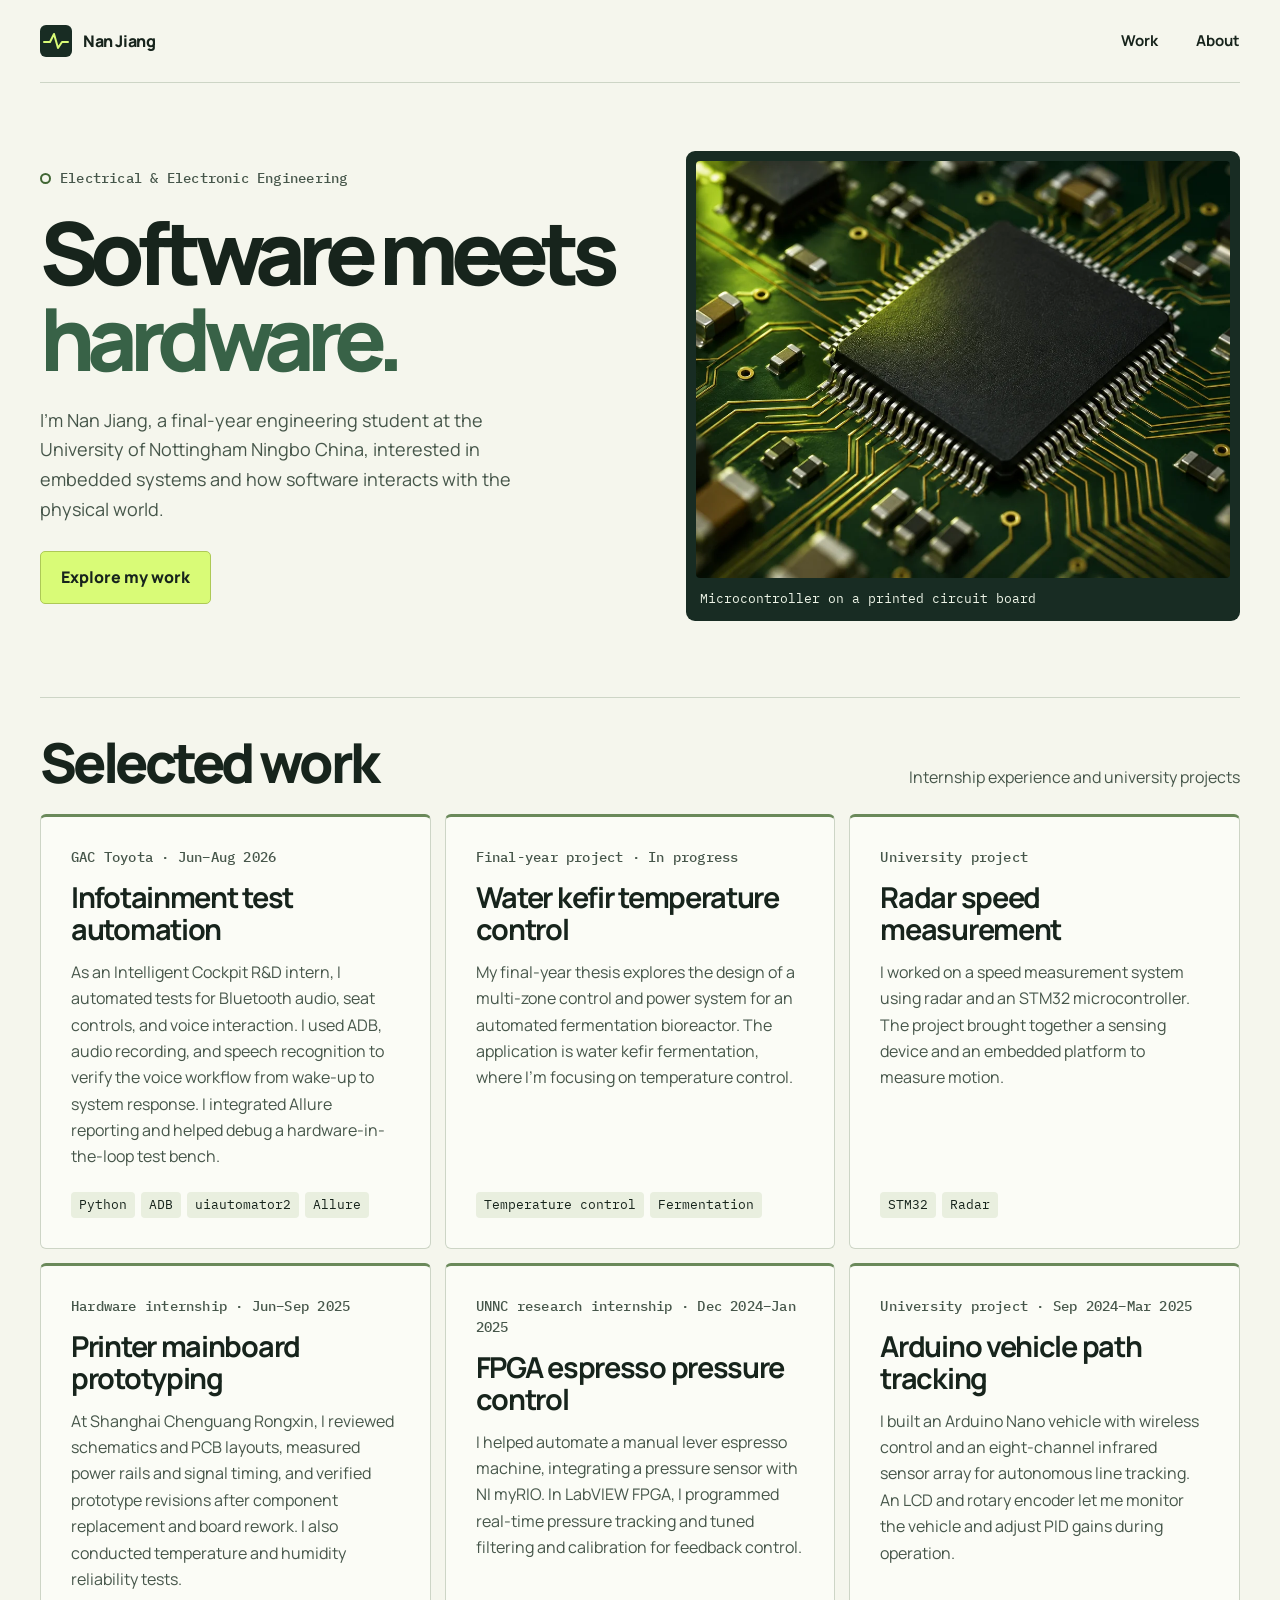
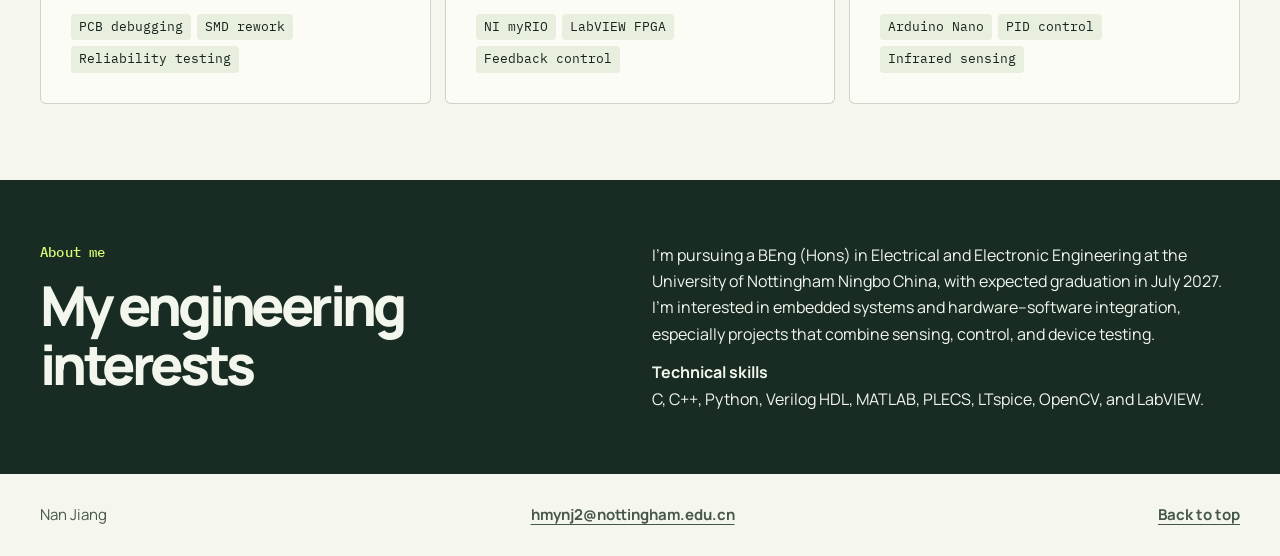
<file: index.html>
<!doctype html>
<html lang="en">
<head>
<meta charset="utf-8">
<meta name="viewport" content="width=device-width, initial-scale=1">
<meta name="description" content="Portfolio of Nan Jiang, a final-year Electrical and Electronic Engineering student at the University of Nottingham Ningbo China.">
<meta name="theme-color" content="#f5f6ed">
<title>Nan Jiang | Electrical &amp; Electronic Engineering</title>
<link rel="icon" href="./mark.svg" type="image/svg+xml">
<link rel="stylesheet" href="./styles.css">
</head>
<body id="top">
<a class="skip" href="#main">Skip to content</a>
<header class="site-header wrap">
  <a class="brand" href="#top"><img src="./mark.svg" alt="" width="32" height="32"> Nan Jiang</a>
  <nav aria-label="Main navigation"><a href="#work">Work</a><a href="#about">About</a></nav>
</header>
<main id="main">
  <section class="hero wrap" aria-labelledby="hero-title">
    <div class="hero-copy">
      <p class="eyebrow"><span class="signal"></span> Electrical &amp; Electronic Engineering</p>
      <h1 id="hero-title">Software meets <em>hardware.</em></h1>
      <p class="intro">I’m Nan Jiang, a final-year engineering student at the University of Nottingham Ningbo China, interested in embedded systems and how software interacts with the physical world.</p>
      <a class="button" href="#work">Explore my work</a>
    </div>
    <figure class="hero-visual">
      <img src="./circuit.webp" alt="Illustrative close-up of a microcontroller and traces on a printed circuit board" fetchpriority="high">
      <figcaption>Microcontroller on a printed circuit board</figcaption>
    </figure>
  </section>
  <section id="work" class="work wrap" aria-labelledby="work-title">
    <div class="section-heading"><h2 id="work-title">Selected work</h2><p>Internship experience and university projects</p></div>
    <div class="projects">
      <article class="project">
        <p class="eyebrow">GAC Toyota · Jun–Aug 2026</p>
        <h3>Infotainment test automation</h3>
        <p>As an Intelligent Cockpit R&amp;D intern, I automated tests for Bluetooth audio, seat controls, and voice interaction. I used ADB, audio recording, and speech recognition to verify the voice workflow from wake-up to system response. I integrated Allure reporting and helped debug a hardware-in-the-loop test bench.</p>
        <ul class="tags" aria-label="Technologies"><li>Python</li><li>ADB</li><li>uiautomator2</li><li>Allure</li></ul>
      </article>
      <article class="project">
        <p class="eyebrow">Final-year project · In progress</p>
        <h3>Water kefir temperature control</h3>
        <p>My final-year thesis explores the design of a multi-zone control and power system for an automated fermentation bioreactor. The application is water kefir fermentation, where I’m focusing on temperature control.</p>
        <ul class="tags" aria-label="Topics"><li>Temperature control</li><li>Fermentation</li></ul>
      </article>
      <article class="project">
        <p class="eyebrow">University project</p>
        <h3>Radar speed measurement</h3>
        <p>I worked on a speed measurement system using radar and an STM32 microcontroller. The project brought together a sensing device and an embedded platform to measure motion.</p>
        <ul class="tags" aria-label="Technologies"><li>STM32</li><li>Radar</li></ul>
      </article>
      <article class="project">
        <p class="eyebrow">Hardware internship · Jun–Sep 2025</p>
        <h3>Printer mainboard prototyping</h3>
        <p>At Shanghai Chenguang Rongxin, I reviewed schematics and PCB layouts, measured power rails and signal timing, and verified prototype revisions after component replacement and board rework. I also conducted temperature and humidity reliability tests.</p>
        <ul class="tags" aria-label="Topics"><li>PCB debugging</li><li>SMD rework</li><li>Reliability testing</li></ul>
      </article>
      <article class="project">
        <p class="eyebrow">UNNC research internship · Dec 2024–Jan 2025</p>
        <h3>FPGA espresso pressure control</h3>
        <p>I helped automate a manual lever espresso machine, integrating a pressure sensor with NI myRIO. In LabVIEW FPGA, I programmed real-time pressure tracking and tuned filtering and calibration for feedback control.</p>
        <ul class="tags" aria-label="Technologies"><li>NI myRIO</li><li>LabVIEW FPGA</li><li>Feedback control</li></ul>
      </article>
      <article class="project">
        <p class="eyebrow">University project · Sep 2024–Mar 2025</p>
        <h3>Arduino vehicle path tracking</h3>
        <p>I built an Arduino Nano vehicle with wireless control and an eight-channel infrared sensor array for autonomous line tracking. An LCD and rotary encoder let me monitor the vehicle and adjust PID gains during operation.</p>
        <ul class="tags" aria-label="Technologies"><li>Arduino Nano</li><li>PID control</li><li>Infrared sensing</li></ul>
      </article>
    </div>
  </section>
  <section id="about" class="about" aria-labelledby="about-title">
    <div class="wrap about-inner">
      <div><p class="eyebrow">About me</p><h2 id="about-title">My engineering interests</h2></div>
      <div><p>I’m pursuing a BEng (Hons) in Electrical and Electronic Engineering at the University of Nottingham Ningbo China, with expected graduation in July 2027. I’m interested in embedded systems and hardware–software integration, especially projects that combine sensing, control, and device testing.</p><p><strong>Technical skills</strong><br>C, C++, Python, Verilog HDL, MATLAB, PLECS, LTspice, OpenCV, and LabVIEW.</p></div>
    </div>
  </section>
</main>
<footer class="wrap footer"><span>Nan Jiang</span><a href="mailto:hmynj2@nottingham.edu.cn">hmynj2@nottingham.edu.cn</a><a href="#top">Back to top</a></footer>
</body>
</html>
</file>
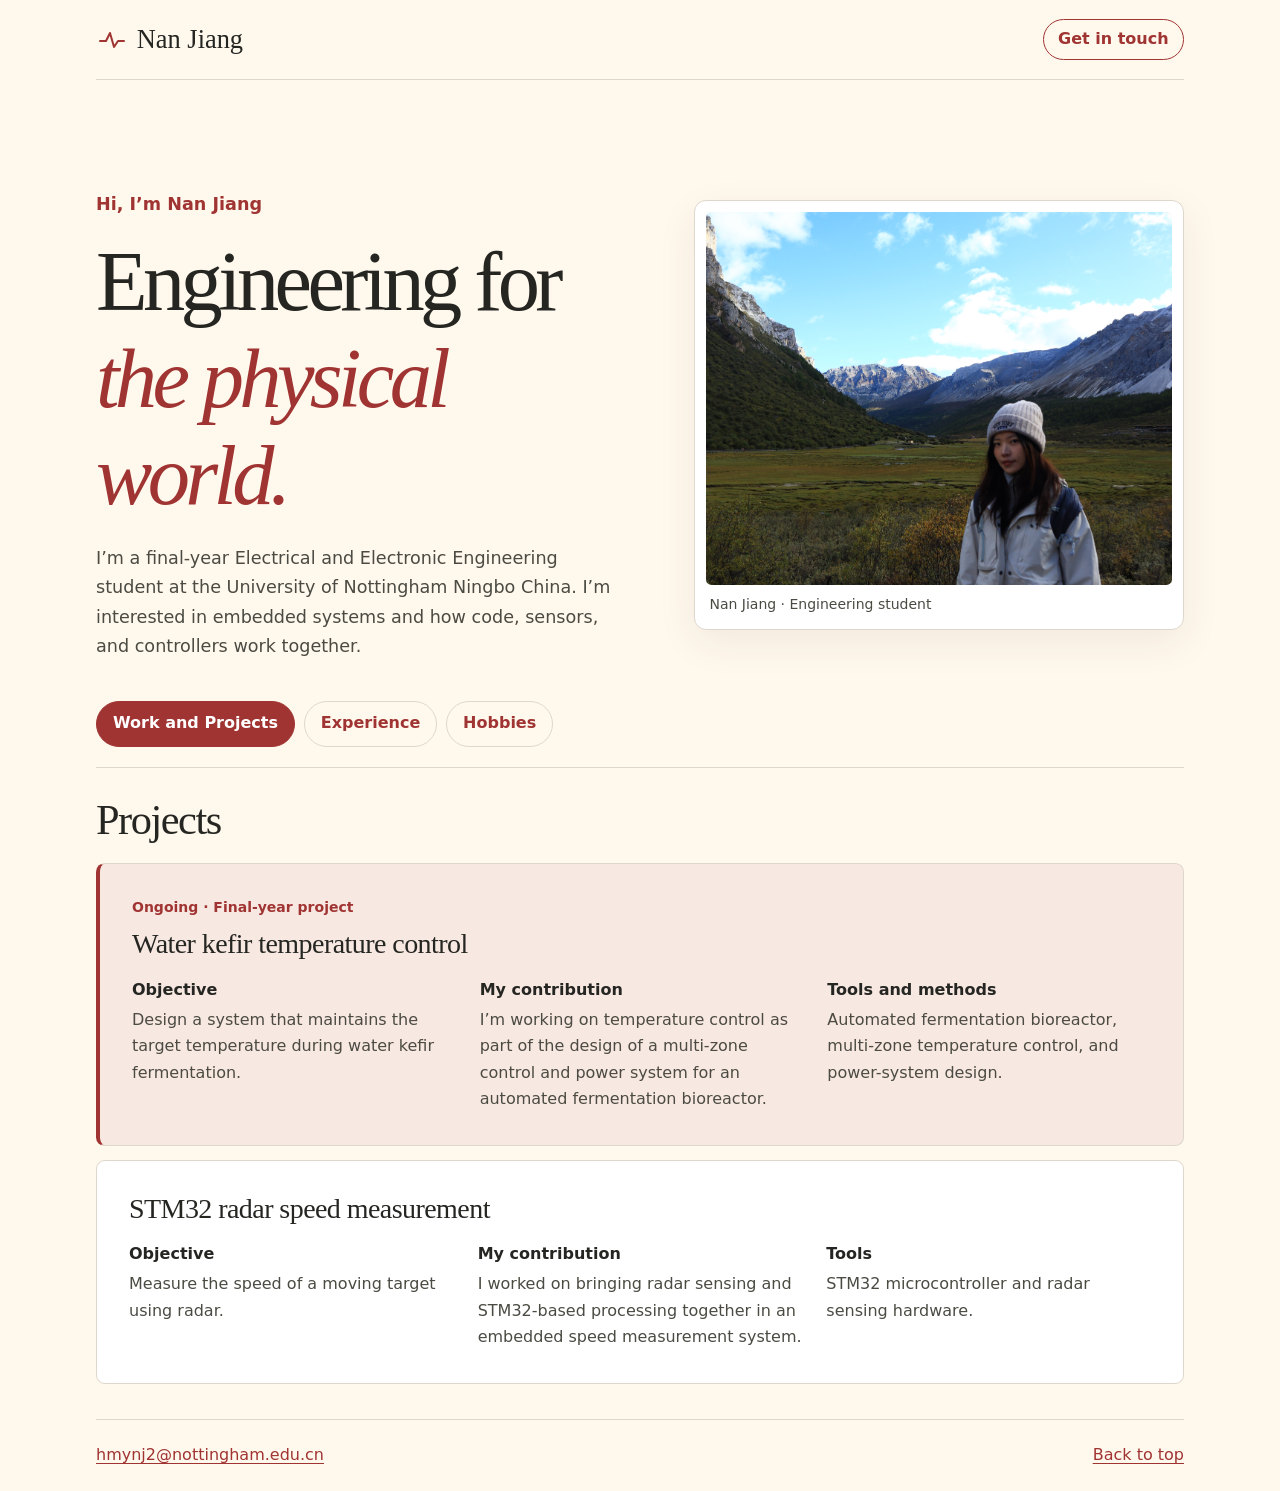
<file: me-designed-page.html>
<!doctype html>
<html lang="en">
<head>
  <meta charset="utf-8">
  <meta name="viewport" content="width=device-width, initial-scale=1">
  <meta name="description" content="Nan Jiang’s portfolio of embedded systems projects and engineering experience.">
  <title>Nan Jiang | Engineering Portfolio · Version 2</title>
  <link rel="icon" href="./me-designed-mark.svg" type="image/svg+xml">
  <link rel="stylesheet" href="./me-designed-styles.css">
</head>
<body id="top">
  <a class="skip" href="#main">Skip to content</a>
  <header class="container topbar">
    <a class="name" href="#top"><img src="./me-designed-mark.svg" alt="" width="32" height="32"> Nan Jiang</a>
    <a class="contact" href="mailto:hmynj2@nottingham.edu.cn">Get in touch</a>
  </header>
  <main id="main" class="container">
    <section class="intro" aria-labelledby="intro-heading">
      <div>
        <p class="kicker">Hi, I’m Nan Jiang</p>
        <h1 id="intro-heading">Engineering for <em>the physical world.</em></h1>
        <p>I’m a final-year Electrical and Electronic Engineering student at the University of Nottingham Ningbo China. I’m interested in embedded systems and how code, sensors, and controllers work together.</p>
      </div>
      <figure class="portrait">
        <img src="./nan-jiang-photo.jpg" alt="Nan Jiang standing in a mountain valley">
        <figcaption>Nan Jiang · Engineering student</figcaption>
      </figure>
    </section>
    <nav class="section-nav" aria-label="Explore my portfolio">
      <a href="#projects">Work and Projects</a>
      <a href="#experience">Experience</a>
      <a href="#hobbies">Hobbies</a>
    </nav>
    <section id="projects" class="section" aria-labelledby="projects-heading">
      <h2 id="projects-heading">Projects</h2>
      <article class="project featured">
        <p class="status">Ongoing · Final-year project</p>
        <h3>Water kefir temperature control</h3>
        <dl>
          <div><dt>Objective</dt><dd>Design a system that maintains the target temperature during water kefir fermentation.</dd></div>
          <div><dt>My contribution</dt><dd>I’m working on temperature control as part of the design of a multi-zone control and power system for an automated fermentation bioreactor.</dd></div>
          <div><dt>Tools and methods</dt><dd>Automated fermentation bioreactor, multi-zone temperature control, and power-system design.</dd></div>
        </dl>
      </article>
      <article class="project">
        <h3>STM32 radar speed measurement</h3>
        <dl>
          <div><dt>Objective</dt><dd>Measure the speed of a moving target using radar.</dd></div>
          <div><dt>My contribution</dt><dd>I worked on bringing radar sensing and STM32-based processing together in an embedded speed measurement system.</dd></div>
          <div><dt>Tools</dt><dd>STM32 microcontroller and radar sensing hardware.</dd></div>
        </dl>
      </article>
    </section>
      <section id="experience" class="section" aria-labelledby="experience-heading">
        <h2 id="experience-heading">Experience</h2>
        <p class="meta">GAC Toyota · June–August 2026</p>
        <h3>Intelligent Cockpit R&amp;D Intern</h3>
        <p>I used Python and Android Debug Bridge (ADB) to automate in-vehicle infotainment tests for Bluetooth audio, seat controls, and voice interaction.</p>
        <p>For voice interaction, I used audio recording and speech recognition to verify the sequence from wake-up to system response. I also integrated Allure reporting and helped debug a hardware-in-the-loop test bench.</p>
      </section>
      <section id="skills" class="section experience-skills" aria-labelledby="skills-heading">
        <h2 id="skills-heading">Skills</h2>
        <dl class="skills">
          <div><dt>Programming</dt><dd>C, C++, Python, Verilog HDL</dd></div>
          <div><dt>Embedded Platforms</dt><dd>STM32, Arduino Nano, NI myRIO</dd></div>
          <div><dt>Engineering Tools</dt><dd>MATLAB, PLECS, LTspice, OpenCV, LabVIEW, ADB, Allure</dd></div>
        </dl>
      </section>
    <section id="hobbies" class="section" aria-labelledby="hobbies-heading">
      <h2 id="hobbies-heading">Hobbies</h2>
      <div class="hobby-grid">
        <article class="hobby-card">
          <img src="./hiking.webp" alt="A hiking trail through a green mountain valley" width="840" height="525" loading="lazy">
          <div><h3>Hiking</h3><p>I enjoy spending time outdoors and exploring mountain trails.</p></div>
        </article>
        <article class="hobby-card">
          <img src="./video-games.webp" alt="A game controller resting on a desk" width="840" height="525" loading="lazy">
          <div><h3>Video Games</h3><p>I enjoy playing video games in my free time.</p></div>
        </article>
      </div>
    </section>
  </main>
  <footer class="container footer">
    <a href="mailto:hmynj2@nottingham.edu.cn">hmynj2@nottingham.edu.cn</a>
    <a href="#top">Back to top</a>
  </footer>
  <script src="./me-designed-page.js" defer></script>
</body>
</html>
</file>
<file: styles.css>
@import url('https://fonts.googleapis.com/css2?family=IBM+Plex+Mono:wght@400;500&family=Manrope:wght@400;500;600;700;800&display=swap');

:root {
  color-scheme: light;
  --paper: #f5f6ed;
  --ink: #17241c;
  --muted: #46564a;
  --line: #cdd5c6;
  --dark: #182c23;
  --lime: #d9fb77;
  --mono: "IBM Plex Mono", ui-monospace, monospace;
  font-family: Manrope, system-ui, sans-serif;
  color: var(--ink);
  background: var(--paper);
}
*, *::before, *::after { box-sizing: border-box; }
body { margin: 0; line-height: 1.65; }
a { color: inherit; text-underline-offset: .25em; }
a:focus-visible { outline: 2px solid currentColor; outline-offset: 5px; }
img { display: block; max-width: 100%; }
h1, h2, h3, p, figure { margin: 0; }
.wrap { width: min(1200px, calc(100% - 80px)); margin-inline: auto; }
.skip { position: absolute; left: 12px; top: 12px; z-index: 2; padding: 8px 16px; background: white; transform: translateY(-160%); }
.skip:focus { transform: none; }
.site-header, .footer { display: flex; align-items: center; justify-content: space-between; gap: 24px; }
.site-header { min-height: 83px; border-bottom: 1px solid var(--line); }
.brand { display: inline-flex; align-items: center; gap: 11px; font-weight: 800; text-decoration: none; letter-spacing: -.025em; }
nav { display: flex; gap: clamp(16px, 3vw, 40px); }
nav a, .footer a { font-size: .9375rem; font-weight: 700; }
nav a { text-decoration: none; }
nav a:hover { text-decoration: underline; }
.hero { display: grid; grid-template-columns: 1.05fr 1fr; align-items: center; gap: clamp(28px, 5vw, 76px); padding-block: 68px 76px; }
.eyebrow { font: 500 .875rem/1.5 var(--mono); letter-spacing: .015em; color: var(--muted); }
.hero .eyebrow { display: flex; gap: 9px; align-items: center; }
.signal { width: 11px; height: 11px; flex: 0 0 11px; border: 2px solid #416634; border-radius: 50%; }
h1 { font-size: clamp(3.35rem, 6.8vw, 6.4rem); font-weight: 800; line-height: .99; letter-spacing: -.09em; margin-block: 20px 24px; }
h1 em { display: block; color: #386247; font-style: normal; }
.intro { color: var(--muted); font-size: 1.125rem; max-width: 45ch; }
.button { display: inline-block; margin-top: 27px; padding: 12px 20px; border-radius: 5px; background: var(--lime); border: 1px solid #adc956; font-weight: 800; text-decoration: none; }
.button:hover { background: #c7eb5d; }
.hero-visual { padding: 10px; background: var(--dark); border-radius: 9px; color: #edf4e7; }
.hero-visual img { width: 100%; aspect-ratio: 1.28; object-fit: cover; border-radius: 4px; background: #233b29; }
.hero-visual figcaption { font: 400 .8125rem/1.5 var(--mono); padding: 11px 4px 2px; }
.work { border-top: 1px solid var(--line); padding-block: 35px 76px; }
.section-heading { display: flex; align-items: baseline; justify-content: space-between; gap: 8px 24px; flex-wrap: wrap; margin-bottom: 22px; }
.section-heading p { color: var(--muted); }
h2 { font-size: clamp(2.1rem, 4.3vw, 3.7rem); font-weight: 800; line-height: 1.08; letter-spacing: -.065em; }
.projects { display: grid; grid-template-columns: repeat(3, minmax(0, 1fr)); gap: 14px; }
.project { display: flex; flex-direction: column; padding: clamp(18px, 2.4vw, 30px); border: 1px solid var(--line); border-top: 3px solid #6a895a; background: #fbfcf6; border-radius: 6px; }
.project h3 { margin-block: 13px; font-size: clamp(1.42rem, 2.25vw, 2rem); line-height: 1.12; letter-spacing: -.045em; }
.project h3 + p { color: var(--muted); margin-bottom: 22px; }
.tags { display: flex; flex-wrap: wrap; gap: 6px; list-style: none; margin: auto 0 0; padding: 0; }
.tags li { padding: 4px 8px; background: #e9efdf; border-radius: 4px; font: 400 .8125rem/1.4 var(--mono); }
.about { background: var(--dark); color: #f3f6ed; }
.about-inner { display: grid; grid-template-columns: 1fr 1.1fr; gap: 24px clamp(26px, 6vw, 90px); padding-block: 62px; }
.about .eyebrow { color: var(--lime); margin-bottom: 13px; }
.about p + p { margin-top: 12px; }
.footer { flex-wrap: wrap; gap: 8px 24px; padding-block: 12px; min-height: 82px; color: var(--muted); font-size: .9375rem; }
@media (max-width: 940px) {
  .projects { grid-template-columns: repeat(2, minmax(0, 1fr)); }
}
@media (max-width: 700px) {
  .wrap { width: calc(100% - 36px); }
  .site-header { min-height: 66px; gap: 12px; }
  .brand { gap: 7px; }
  .brand img { width: 26px; height: 26px; }
  .hero, .about-inner { grid-template-columns: 1fr; padding-block: 40px; }
  .hero-visual img { aspect-ratio: 1.55; }
  .work { padding-block: 28px 46px; }
}
@media (max-width: 520px) {
  .projects { grid-template-columns: 1fr; }
}
</file>
<file: me-designed-styles.css>
:root {
  color-scheme: light;
  --navy: #142540;
  --body: #36475b;
  --teal: #096c65;
  --line: #dbe5e7;
  --tint: #eff9f7;
  font-family: system-ui, sans-serif;
  color: var(--body);
  background: #fff;
}
* { box-sizing: border-box; }
body { margin: 0; line-height: 1.65; }
.container { width: min(68rem, calc(100% - 3rem)); margin-inline: auto; }
a { color: var(--teal); text-underline-offset: .2em; }
a:focus-visible { outline: 2px solid currentColor; outline-offset: 4px; }
.skip { position: absolute; top: .5rem; left: .5rem; padding: .5rem; background: white; transform: translateY(-150%); }
.skip:focus { transform: none; }
.topbar, .footer { display: flex; flex-wrap: wrap; align-items: center; justify-content: space-between; gap: .5rem 1.5rem; min-height: 4.5rem; }
.topbar { border-bottom: 1px solid var(--line); }
.name { color: var(--navy); font-size: 1.2rem; font-weight: 750; }
.topbar a { text-decoration: none; }
.topbar a:hover { text-decoration: underline; }
nav { display: flex; flex-wrap: wrap; gap: .25rem clamp(.85rem, 3vw, 2rem); font-weight: 650; }
nav a, .name { padding-block: .4rem; }
.intro { padding-block: clamp(3rem, 9vw, 6rem); }
h1, h2, h3 { color: var(--navy); line-height: 1.15; margin: 0; text-wrap: balance; }
h1 { font-size: clamp(2.25rem, 6vw, 4.7rem); letter-spacing: -.055em; }
h2 { font-size: clamp(1.8rem, 4vw, 2.65rem); letter-spacing: -.035em; margin-bottom: 1.15rem; }
h3 { font-size: clamp(1.25rem, 3vw, 1.75rem); letter-spacing: -.02em; }
p { margin: .8rem 0 0; }
.intro p { max-width: 62ch; margin-top: 1.25rem; font-size: 1.1rem; }
.button { display: inline-block; margin-top: 1.5rem; padding: .65rem 1.15rem; border-radius: .35rem; background: var(--teal); color: #fff; text-decoration: none; font-weight: 700; }
.button:hover { background: #802623; }
.button:focus-visible { outline-color: var(--teal); }
.section { border-top: 1px solid var(--line); padding-block: 1.8rem 2.2rem; scroll-margin-top: 1rem; }
.project { border: 1px solid var(--line); border-radius: .55rem; padding: clamp(1rem, 4vw, 2rem); }
.project + .project { margin-top: .9rem; }
.featured { background: var(--tint); border-left: .3rem solid var(--teal); }
.status, .meta { color: var(--teal); font-size: .875rem; font-weight: 700; margin: 0 0 .55rem; }
dl { margin: 1rem 0 0; }
.project dl { display: grid; grid-template-columns: repeat(3, minmax(0, 1fr)); gap: .85rem 1.5rem; }
dt { color: var(--navy); font-weight: 700; }
dd { margin: .25rem 0 0; }
.columns { display: grid; grid-template-columns: minmax(0, 1fr) minmax(0, 1fr); gap: 0 clamp(1.5rem, 5vw, 4rem); }
.skills > div { padding-block: .65rem; border-bottom: 1px solid var(--line); }
.skills > div:first-child { padding-top: 0; }
.footer { border-top: 1px solid var(--line); padding-block: .8rem; overflow-wrap: anywhere; }
@media (max-width: 42rem) {
  .container { width: calc(100% - 2rem); }
  .topbar { padding-block: .55rem; }
  .desktop-break { display: none; }
  .project dl, .columns { grid-template-columns: minmax(0, 1fr); }
}

:root {
  --navy: #252622;
  --body: #4b4b43;
  --teal: #a03432;
  --line: #ded7cc;
  --tint: #f8e8e2;
  background: #fff8ed;
}

.topbar { min-height: 5rem; }
.name { display: inline-flex; align-items: center; gap: .55rem; font: 1.65rem Georgia, serif; }
.contact {
  border: 1px solid var(--teal);
  border-radius: 2rem;
  padding: .4rem .9rem;
  font-weight: 650;
}
.intro {
  display: grid;
  grid-template-columns: minmax(0, 1fr) minmax(0, .94fr);
  align-items: center;
  gap: clamp(1.5rem, 6vw, 5rem);
  padding-block: clamp(2.5rem, 7vw, 5.8rem) 2.5rem;
}
.kicker {
  margin: 0 0 .9rem;
  color: var(--teal);
  font-size: .9rem;
  font-weight: 650;
}
h1, h2, h3 { font-family: Georgia, serif; font-weight: 400; }
h1 { font-size: clamp(2.55rem, 6.6vw, 5.5rem); }
h1 em { display: block; color: var(--teal); }
.portrait {
  margin: 0;
  padding: .7rem;
  border: 1px solid var(--line);
  border-radius: .75rem;
  background: white;
  box-shadow: 0 .8rem 2.5rem #422f2512;
}
.portrait img {
  display: block;
  width: 100%;
  height: auto;
  aspect-ratio: 5 / 4;
  object-fit: cover;
  object-position: 66% center;
  border-radius: .35rem;
  background: var(--tint);
}
.portrait figcaption { padding: .55rem .2rem .1rem; font-size: .875rem; }
.section-nav { display: flex; flex-wrap: wrap; gap: .55rem; padding-bottom: 1.25rem; }
.section-nav a {
  border: 1px solid var(--line);
  border-radius: 2rem;
  padding: .55rem 1rem;
  text-decoration: none;
  font-weight: 650;
}
.section-nav a:hover { border-color: var(--teal); }
.section-nav a[aria-current] { background: var(--teal); border-color: var(--teal); color: white; }
.section-nav a:focus-visible { outline-color: var(--teal); }
.project { background: white; }
.project.featured { background: var(--tint); }
.experience-skills { margin-bottom: .5rem; }
@media (max-width: 42rem) {
  .intro { grid-template-columns: 1fr; }
  .portrait img { aspect-ratio: 3 / 2; }
}
.portrait-placeholder {
  display: grid;
  place-items: center;
  min-height: 12rem;
  aspect-ratio: 5 / 4;
  border-radius: .35rem;
  background: var(--tint);
  color: var(--teal);
}

.hobby-grid {
  display: grid;
  grid-template-columns: repeat(2, minmax(0, 1fr));
  gap: 1rem;
}
.hobby-card {
  overflow: hidden;
  border: 1px solid var(--line);
  border-radius: .75rem;
  background: white;
}
.hobby-card img {
  display: block;
  width: 100%;
  height: auto;
  aspect-ratio: 8 / 5;
  object-fit: cover;
}
.hobby-card > div { padding: 1rem 1.25rem 1.3rem; }
@media (max-width: 42rem) {
  .hobby-grid { grid-template-columns: minmax(0, 1fr); }
}
</file>
